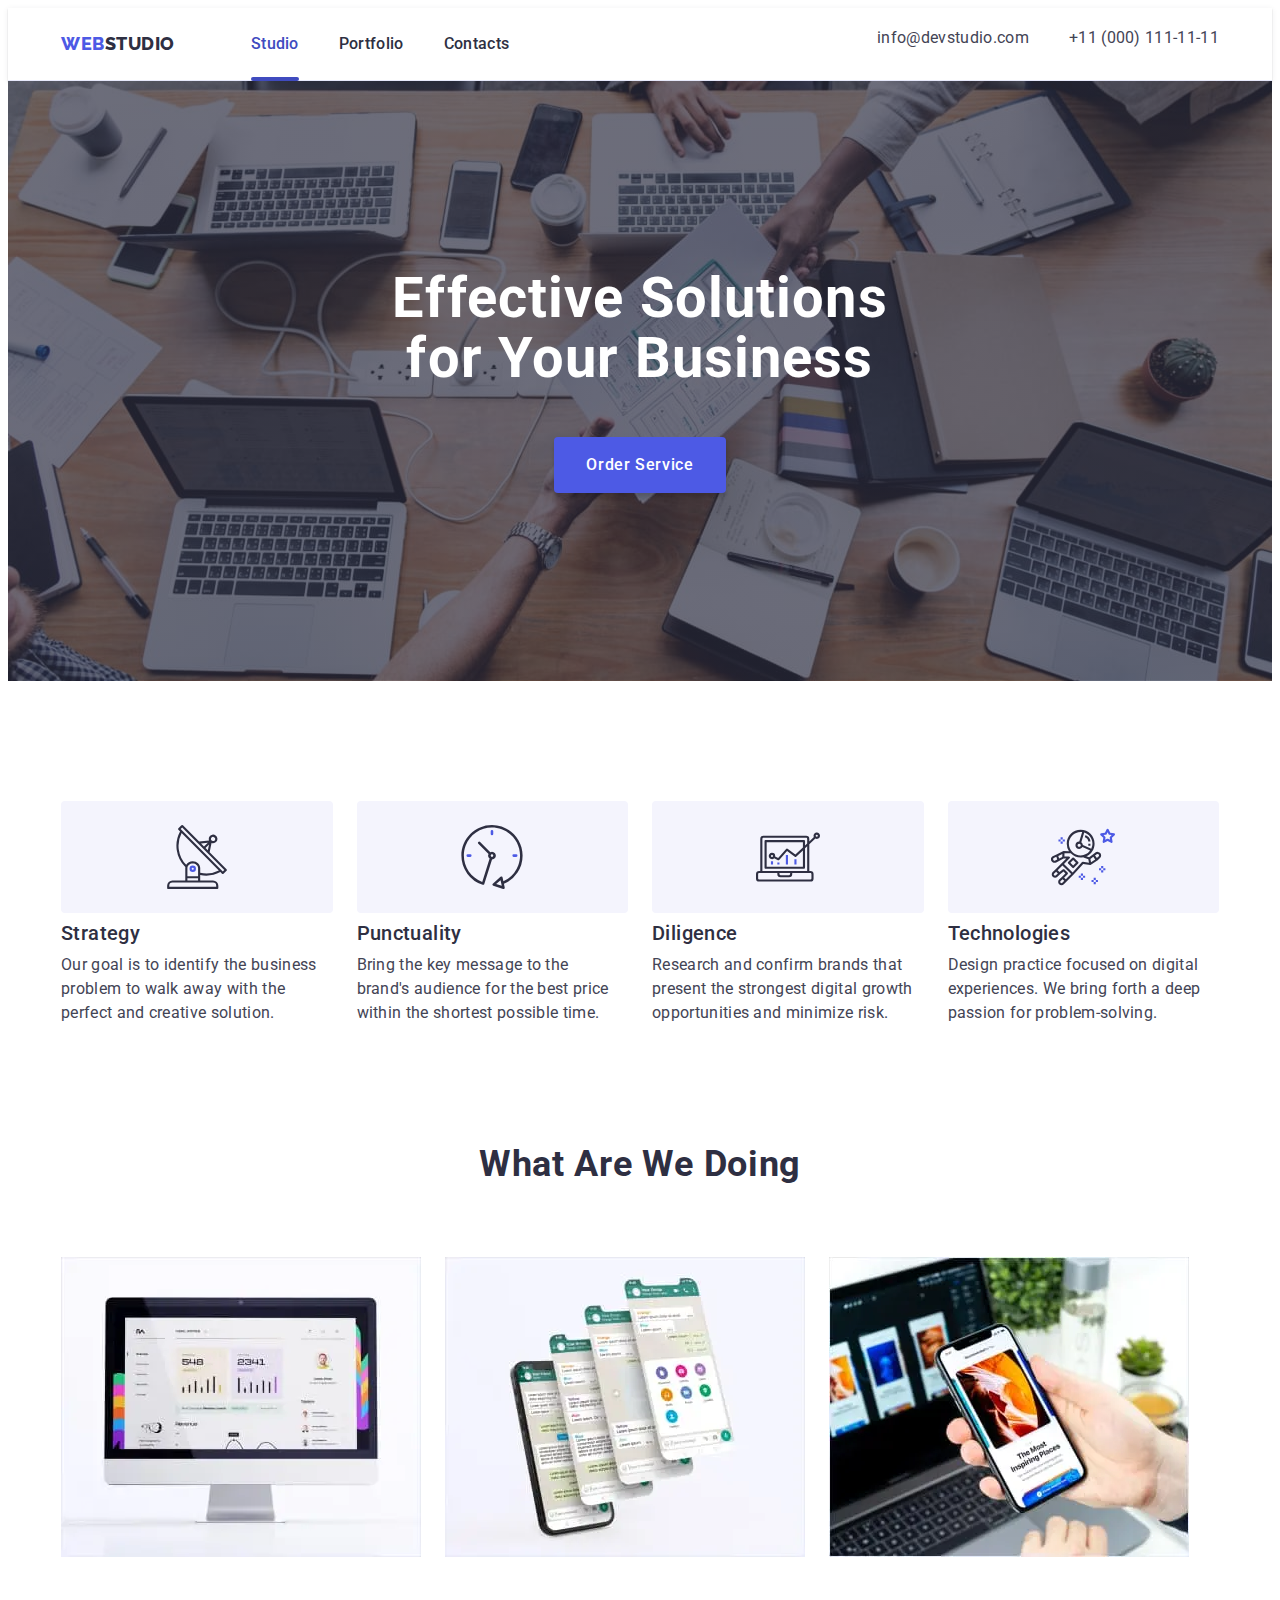
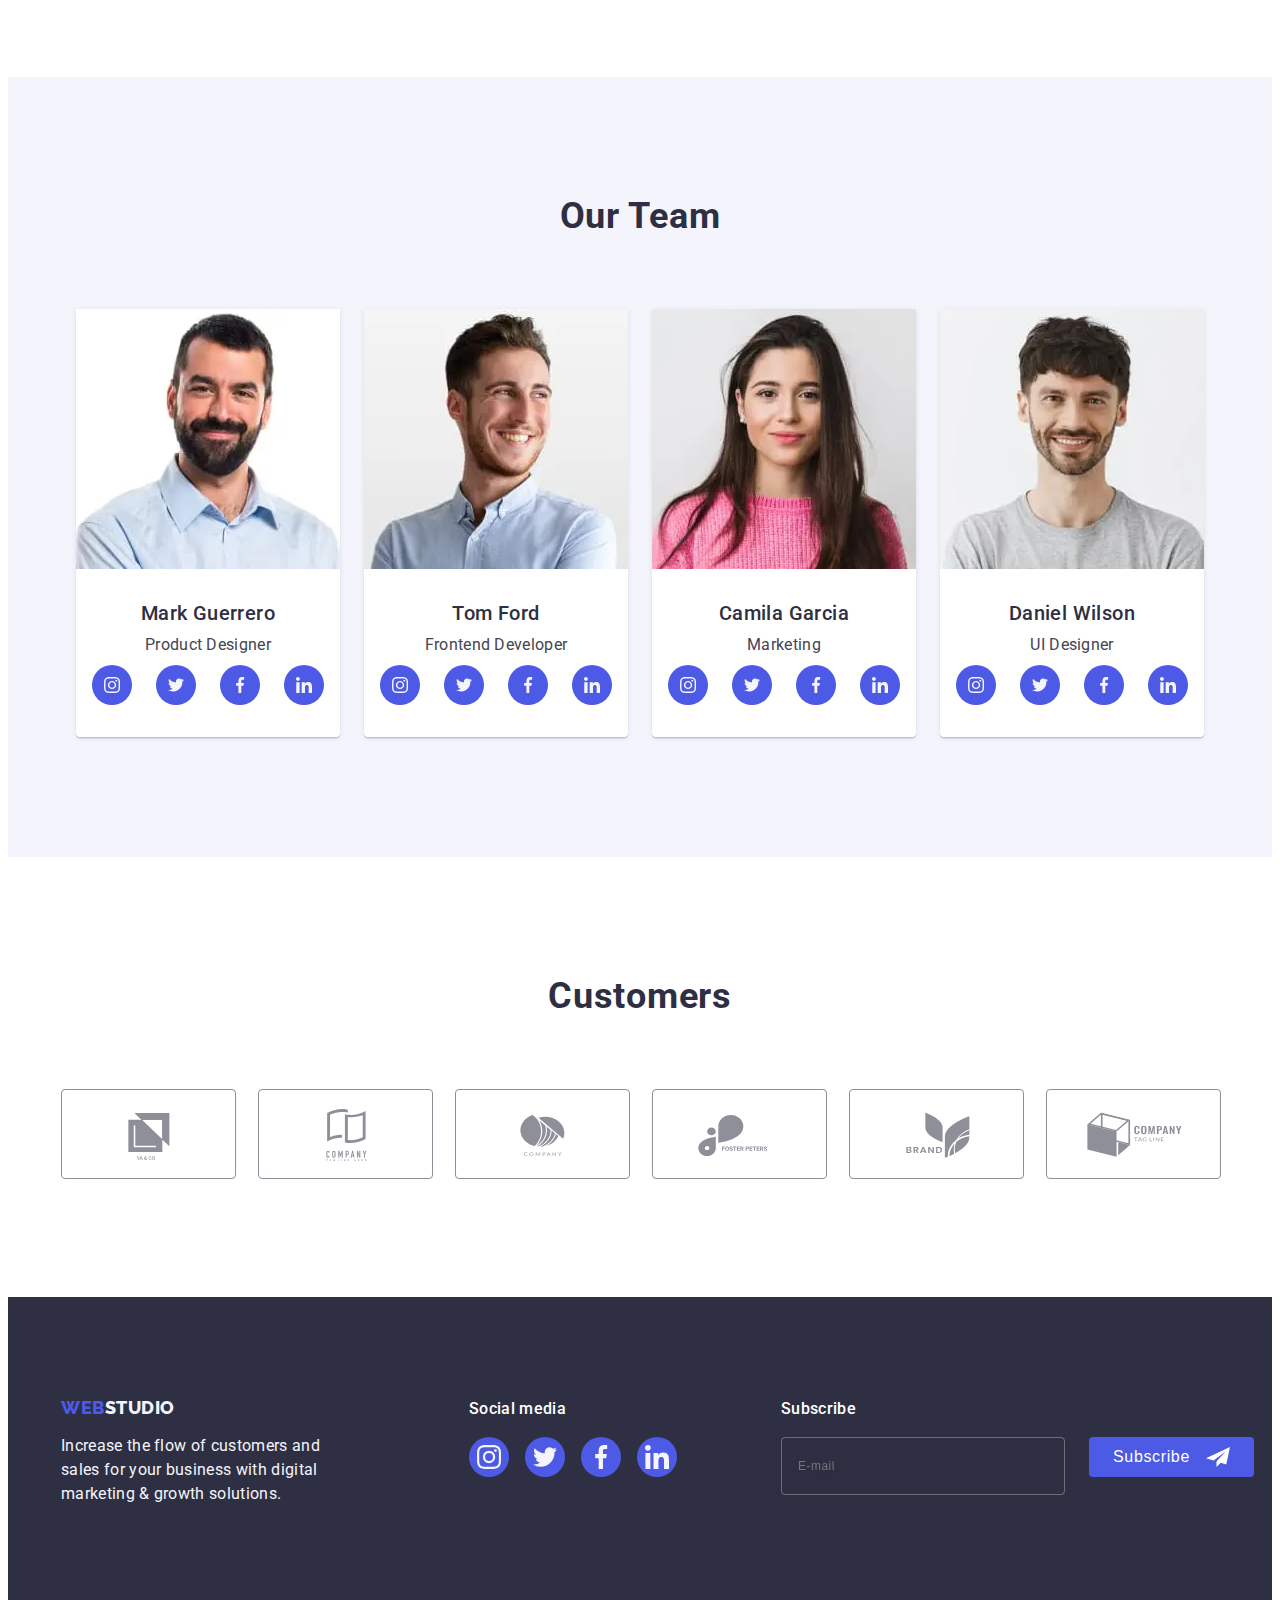
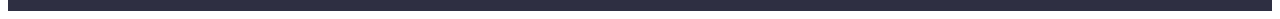
<file: index.html>
<!DOCTYPE html>
<html lang="en">
  <head>
    <meta charset="UTF-8" />
    <meta http-equiv="X-UA-Compatible" content="IE=edge" />
    <meta name="viewport" content="width=device-width, initial-scale=1.0" />
    <title>WebStudio</title>
    <link rel="preconnect" href="https://fonts.googleapis.com" />
    <link rel="preconnect" href="https://fonts.gstatic.com" crossorigin />
    <link
      href="https://fonts.googleapis.com/css2?family=Raleway:wght@800&family=Roboto:wght@400;500;700&display=swap"
      rel="stylesheet"
    />
    <link
      rel="stylesheet"
      href="https://cdnjs.cloudflare.com/ajax/libs/modern-normalize/2.0.0/modern-normalize.min.css"
      integrity="sha512-4xo8blKMVCiXpTaLzQSLSw3KFOVPWhm/TRtuPVc4WG6kUgjH6J03IBuG7JZPkcWMxJ5huwaBpOpnwYElP/m6wg=="
      crossorigin="anonymous"
      referrerpolicy="no-referrer"
    />
    <link rel="stylesheet" href="./css/styles.css" />
  </head>
  <body>
    <!-- Header -->

    <header class="header">
      <div class="container">
        <nav class="navigation">
          <a href="./index.html" class="link logo"
            >Web<span class="logo-part">Studio</span></a
          >
          <ul class="list nav">
            <li class="list-item">
              <a class="link nav-item current" href="./index.html">Studio</a>
            </li>
            <li class="list-item">
              <a class="link nav-item" href="./portfolio.html">Portfolio</a>
            </li>
            <li class="list-item">
              <a class="link nav-item" href="">Contacts</a>
            </li>
          </ul>
        </nav>
        <button type="button" class="burger-button js-open-menu">
          <svg width="32" height="22" class="burger-icon">
            <use href="./images/icons.svg#menu-burger"></use>
          </svg>
        </button>
        <address class="address">
          <ul class="list address">
            <li class="address-item">
              <a href="mailto:info@devstudio.com" class="link address"
                >info@devstudio.com</a
              >
            </li>
            <li class="address-item">
              <a href="tel:+110001111111" class="link address"
                >+11 (000) 111-11-11</a
              >
            </li>
          </ul>
        </address>
      </div>

<!-- Mobile menu -->

      <div class="mob-menu js-menu-container">
        <div class="mob-menu-container">
          <button type="button" class="close-mob-menu-button js-close-menu">
            <svg class="close-mob-menu-icon" width="8" height="8">
              <use href="./images/icons.svg#close-modal"></use>
            </svg>
          </button>
          <ul class="list mob-list">
            <li class="mob-list-item">
              <a class="link mob-menu-item current" href="">Studio</a>
            </li>
            <li class="mob-list-item">
              <a class="link mob-menu-item" href="./portfolio.html">Portfolio</a>
            </li>
            <li class="mob-list-item">
              <a class="link mob-menu-item" href="">Contacts</a>
            </li>
          </ul>
         <div class="mob-menu-wrapper">
           <address class="mob-menu-address">
             <ul class="list">
               <li>
                 <a class="link mob-menu-address-item phone" href="tel:+110001111111"
                   >+11 (000) 111-11-11</a
                 >
               </li>
               <li>
                 <a
                   class="link mob-menu-address-item email"
                   href="mailto:info@devstudio.com"
                   >info@devstudio.com</a
                 >
               </li>
             </ul>
           </address>
           <ul class="list mob-list-social-links">
             <li class="mob-social-links-item">
               <a
                 class="link mob-social-link"
                 href=""
                 target="_blank"
                 rel="noopener no-referrer"
               >
                 <svg class="mob-social-link-icon" width="24" height="24">
                   <use href="./images/icons.svg#instagram"></use>
                 </svg>
               </a>
             </li>
             <li class="mob-social-links-item">
               <a
                 class="link mob-social-link"
                 href=""
                 target="_blank"
                 rel="noopener no-referrer"
               >
                 <svg class="mob-social-link-icon" width="24" height="24">
                   <use href="./images/icons.svg#twitter"></use>
                 </svg>
               </a>
             </li>
             <li class="mob-social-links-item">
               <a
                 class="link mob-social-link"
                 href=""
                 target="_blank"
                 rel="noopener no-referrer"
               >
                 <svg class="mob-social-link-icon" width="24" height="24">
                   <use href="./images/icons.svg#facebook"></use>
                 </svg>
               </a>
             </li>
             <li class="mob-social-links-item">
               <a
                 class="link mob-social-link"
                 href=""
                 target="_blank"
                 rel="noopener no-referrer"
               >
                 <svg class="mob-social-link-icon" width="24" height="24">
                   <use href="./images/icons.svg#linkedin"></use>
                 </svg>
               </a>
             </li>
           </ul>
         </div>
        </div>
      </div>
    </header>
    <main>
      <!-- Hero -->

      <section class="hero">
        <div class="container">
          <h1 class="hero-title">Effective Solutions for Your Business</h1>
          <button type="button" class="main-button" data-modal-open>
            Order Service
          </button>
        </div>
      </section>

      <!-- Advantages -->

      <section class="characteristics">
        <div class="container">
          <h2 class="visually-hidden">Advantages</h2>
          <ul class="list list-characteristics">
            <li class="characteristics-item">
              <div class="characteristics-icon">
                <svg width="64" height="64">
                  <use href="./images/icons.svg#antenna"></use>
                </svg>
              </div>
              <h3 class="advantages-title">Strategy</h3>
              <p class="advantages-description">
                Our goal is to identify the business problem to walk away with
                the perfect and creative solution.
              </p>
            </li>
            <li class="characteristics-item">
              <div class="characteristics-icon">
                <svg width="64" height="64">
                  <use href="./images/icons.svg#clock"></use>
                </svg>
              </div>
              <h3 class="advantages-title">Punctuality</h3>
              <p class="advantages-description">
                Bring the key message to the brand's audience for the best price
                within the shortest possible time.
              </p>
            </li>
            <li class="characteristics-item">
              <div class="characteristics-icon">
                <svg width="64" height="64">
                  <use href="./images/icons.svg#diagram"></use>
                </svg>
              </div>
              <h3 class="advantages-title">Diligence</h3>
              <p class="advantages-description">
                Research and confirm brands that present the strongest digital
                growth opportunities and minimize risk.
              </p>
            </li>
            <li class="characteristics-item">
              <div class="characteristics-icon">
                <svg width="64" height="64">
                  <use href="./images/icons.svg#astronaut"></use>
                </svg>
              </div>
              <h3 class="advantages-title">Technologies</h3>
              <p class="advantages-description">
                Design practice focused on digital experiences. We bring forth a
                deep passion for problem-solving.
              </p>
            </li>
          </ul>
        </div>
      </section>

      <!-- What are we doing -->

      <section class="activities">
        <div class="container">
          <h2 class="section-header">What are we doing</h2>
          <ul class="list list-activities">
            <li class="activities-item">
              <picture
                ><source
                  srcset="
                    ./images/main/wwad1@2x.webp 2x,
                    ./images/main/wwad1@1x.webp 1x
                  " />
                <source
                  srcset="
                    ./images/main/wwad1@2x.jpeg 2x,
                    ./images/main/wwad1@1x.jpg  1x
                  " />
                <img
                  src="./images/main/wwad1@1x.jpg"
                  alt="desktop site"
                  width="360"
                  height="300"
                  class="activities-pic"
              /></picture>
            </li>
            <li class="activities-item">
              <picture
                ><source
                  srcset="
                    ./images/main/wwad2@2x.webp 2x,
                    ./images/main/wwad2@1x.webp 1x
                  " />
                <source
                  srcset="
                    ./images/main/wwad2@2x.jpeg 2x,
                    ./images/main/wwad2@1x.jpg  1x
                  " />
                <img
                  src="./images/main/wwad2@1x.jpg"
                  alt="mobile app"
                  width="360"
                  height="300"
                  class="activities-pic"
              /></picture>
            </li>
            <li class="activities-item">
              <picture
                ><source
                  srcset="
                    ./images/main/wwad3@2x.webp 2x,
                    ./images/main/wwad3@1x.webp 1x
                  " />
                <source
                  srcset="
                    ./images/main/wwad3@2x.jpeg 2x,
                    ./images/main/wwad3@1x.jpg  1x
                  " />
                <img
                  src="./images/main/wwad3@1x.jpg"
                  alt="mobile site"
                  width="360"
                  height="300"
                  class="activities-pic"
              /></picture>
            </li>
          </ul>
        </div>
      </section>

      <!-- Our team -->

      <section class="team">
        <div class="container">
          <h2 class="section-header">Our Team</h2>
          <ul class="list list-team">
            <li class="employee-card">
              <picture>
                <source
                  srcset="
                    ./images/main/employee-mark@2x.webp 2x,
                    ./images/main/employee-mark@1x.webp 1x
                  "
                />
                <source
                  srcset="
                    ./images/main/employee-mark@2x.jpeg 2x,
                    ./images/main/employee-mark@1x.jpg  1x
                  "
                />
                <img
                  src="./images/main/employee-mark@1x.jpg"
                  alt="emloyee mark guerrero"
                  width="264"
                  height="260"
                  class="employee-photo"
                />
              </picture>
              <div class="employee-description">
                <h3 class="employee">Mark Guerrero</h3>
                <p class="possition">Product Designer</p>
                <ul class="list list-social-links">
                  <li class="social-links-item">
                    <a
                      class="link social-link"
                      href=""
                      target="_blank"
                      rel="noopener no-referrer"
                    >
                      <svg class="social-link-icon" width="16" height="16">
                        <use href="./images/icons.svg#instagram"></use>
                      </svg>
                    </a>
                  </li>
                  <li class="social-links-item">
                    <a
                      class="link social-link"
                      href=""
                      target="_blank"
                      rel="noopener no-referrer"
                    >
                      <svg class="social-link-icon" width="16" height="16">
                        <use href="./images/icons.svg#twitter"></use>
                      </svg>
                    </a>
                  </li>
                  <li class="social-links-item">
                    <a
                      class="link social-link"
                      href=""
                      target="_blank"
                      rel="noopener no-referrer"
                    >
                      <svg class="social-link-icon" width="16" height="16">
                        <use href="./images/icons.svg#facebook"></use>
                      </svg>
                    </a>
                  </li>
                  <li class="social-links-item">
                    <a
                      class="link social-link"
                      href=""
                      target="_blank"
                      rel="noopener no-referrer"
                    >
                      <svg class="social-link-icon" width="16" height="16">
                        <use href="./images/icons.svg#linkedin"></use>
                      </svg>
                    </a>
                  </li>
                </ul>
              </div>
            </li>
            <li class="employee-card">
              <picture>
                <source
                  srcset="
                    ./images/main/employee-tom@2x.webp 2x,
                    ./images/main/employee-tom@1x.webp 1x
                  "
                />
                <source
                  srcset="
                    ./images/main/employee-tom@2x.jpeg 2x,
                    ./images/main/employee-tom@1x.jpg  1x
                  "
                />
                <img
                  src="./images/main/employee-tom@1x.jpg"
                  alt="emloyee tom ford"
                  width="264"
                  height="260"
                  class="employee-photo"
                />
              </picture>
              <div class="employee-description">
                <h3 class="employee">Tom Ford</h3>
                <p class="possition">Frontend Developer</p>
                <ul class="list list-social-links">
                  <li class="social-links-item">
                    <a
                      class="link social-link"
                      href=""
                      target="_blank"
                      rel="noopener no-referrer"
                    >
                      <svg class="social-link-icon" width="16" height="16">
                        <use href="./images/icons.svg#instagram"></use>
                      </svg>
                    </a>
                  </li>
                  <li class="social-links-item">
                    <a
                      class="link social-link"
                      href=""
                      target="_blank"
                      rel="noopener no-referrer"
                    >
                      <svg class="social-link-icon" width="16" height="16">
                        <use href="./images/icons.svg#twitter"></use>
                      </svg>
                    </a>
                  </li>
                  <li class="social-links-item">
                    <a
                      class="link social-link"
                      href=""
                      target="_blank"
                      rel="noopener no-referrer"
                    >
                      <svg class="social-link-icon" width="16" height="16">
                        <use href="./images/icons.svg#facebook"></use>
                      </svg>
                    </a>
                  </li>
                  <li class="social-links-item">
                    <a
                      class="link social-link"
                      href=""
                      target="_blank"
                      rel="noopener no-referrer"
                    >
                      <svg class="social-link-icon" width="16" height="16">
                        <use href="./images/icons.svg#linkedin"></use>
                      </svg>
                    </a>
                  </li>
                </ul>
              </div>
            </li>
            <li class="employee-card">
              <picture>
                <source
                  srcset="
                    ./images/main/employee-camila@2x.webp 2x,
                    ./images/main/employee-camila@1x.webp 1x
                  "
                />
                <source
                  srcset="
                    ./images/main/employee-camila@2x.jpeg 2x,
                    ./images/main/employee-camila@1x.jpg  1x
                  "
                />
                <img
                  src="./images/main/employee-camila@1x.jpg"
                  alt="emloyee camila garcia"
                  width="264"
                  height="260"
                  class="employee-photo"
                />
              </picture>
              <div class="employee-description">
                <h3 class="employee">Camila Garcia</h3>
                <p class="possition">Marketing</p>
                <ul class="list list-social-links">
                  <li class="social-links-item">
                    <a
                      class="link social-link"
                      href=""
                      target="_blank"
                      rel="noopener no-referrer"
                    >
                      <svg class="social-link-icon" width="16" height="16">
                        <use href="./images/icons.svg#instagram"></use>
                      </svg>
                    </a>
                  </li>
                  <li class="social-links-item">
                    <a
                      class="link social-link"
                      href=""
                      target="_blank"
                      rel="noopener no-referrer"
                    >
                      <svg class="social-link-icon" width="16" height="16">
                        <use href="./images/icons.svg#twitter"></use>
                      </svg>
                    </a>
                  </li>
                  <li class="social-links-item">
                    <a
                      class="link social-link"
                      href=""
                      target="_blank"
                      rel="noopener no-referrer"
                    >
                      <svg class="social-link-icon" width="16" height="16">
                        <use href="./images/icons.svg#facebook"></use>
                      </svg>
                    </a>
                  </li>
                  <li class="social-links-item">
                    <a
                      class="link social-link"
                      href=""
                      target="_blank"
                      rel="noopener no-referrer"
                    >
                      <svg class="social-link-icon" width="16" height="16">
                        <use href="./images/icons.svg#linkedin"></use>
                      </svg>
                    </a>
                  </li>
                </ul>
              </div>
            </li>
            <li class="employee-card">
              <picture>
                <source
                  srcset="
                    ./images/main/employee-daniel@2x.webp 2x,
                    ./images/main/employee-daniel@1x.webp 1x
                  "
                />
                <source
                  srcset="
                    ./images/main/employee-daniel@2x.jpeg 2x,
                    ./images/main/employee-daniel@1x.jpg  1x
                  "
                />
                <img
                  src="./images/main/employee-daniel@1x.jpg"
                  alt="employee daniel wilson"
                  width="264"
                  height="260"
                  class="employee-photo"
                />
              </picture>
              <div class="employee-description">
                <h3 class="employee">Daniel Wilson</h3>
                <p class="possition">UI Designer</p>
                <ul class="list list-social-links">
                  <li class="social-links-item">
                    <a
                      class="link social-link"
                      href=""
                      target="_blank"
                      rel="noopener no-referrer"
                    >
                      <svg class="social-link-icon" width="16" height="16">
                        <use href="./images/icons.svg#instagram"></use>
                      </svg>
                    </a>
                  </li>
                  <li class="social-links-item">
                    <a
                      class="link social-link"
                      href=""
                      target="_blank"
                      rel="noopener no-referrer"
                    >
                      <svg class="social-link-icon" width="16" height="16">
                        <use href="./images/icons.svg#twitter"></use>
                      </svg>
                    </a>
                  </li>
                  <li class="social-links-item">
                    <a
                      class="link social-link"
                      href=""
                      target="_blank"
                      rel="noopener no-referrer"
                    >
                      <svg class="social-link-icon" width="16" height="16">
                        <use href="./images/icons.svg#facebook"></use>
                      </svg>
                    </a>
                  </li>
                  <li class="social-links-item">
                    <a
                      class="link social-link"
                      href=""
                      target="_blank"
                      rel="noopener no-referrer"
                    >
                      <svg class="social-link-icon" width="16" height="16">
                        <use href="./images/icons.svg#linkedin"></use>
                      </svg>
                    </a>
                  </li>
                </ul>
              </div>
            </li>
          </ul>
        </div>
      </section>

      <!-- Customers -->

      <section class="clients">
        <div class="container">
          <h2 class="section-header">Customers</h2>
          <ul class="list list-customers">
            <li class="customer-card">
              <a
                href=""
                class="link customer-link"
                target="_blank"
                rel="noopener no-referrer"
              >
                <svg class="customer-icon" width="104" height="56">
                  <use href="./images/icons.svg#partner-1"></use>
                </svg>
              </a>
            </li>
            <li class="customer-card">
              <a
                href=""
                class="link customer-link"
                target="_blank"
                rel="noopener no-referrer"
              >
                <svg class="customer-icon" width="104" height="56">
                  <use href="./images/icons.svg#partner-2"></use>
                </svg>
              </a>
            </li>
            <li class="customer-card">
              <a
                href=""
                class="link customer-link"
                target="_blank"
                rel="noopener no-referrer"
              >
                <svg class="customer-icon" width="104" height="56">
                  <use href="./images/icons.svg#partner-3"></use>
                </svg>
              </a>
            </li>
            <li class="customer-card">
              <a
                href=""
                class="link customer-link"
                target="_blank"
                rel="noopener no-referrer"
              >
                <svg class="customer-icon" width="104" height="56">
                  <use href="./images/icons.svg#partner-4"></use>
                </svg>
              </a>
            </li>
            <li class="customer-card">
              <a
                href=""
                class="link customer-link"
                target="_blank"
                rel="noopener no-referrer"
              >
                <svg class="customer-icon" width="104" height="56">
                  <use href="./images/icons.svg#partner-5"></use>
                </svg>
              </a>
            </li>
            <li class="customer-card">
              <a
                href=""
                class="link customer-link"
                target="_blank"
                rel="noopener no-referrer"
              >
                <svg class="customer-icon" width="104" height="56">
                  <use href="./images/icons.svg#partner-6"></use>
                </svg>
              </a>
            </li>
          </ul>
        </div>
      </section>
    </main>

    <!-- Footer -->

    <footer class="footer">
      <div class="container footer-container">
        <div class="footer-section-1">
          <a href="./index.html" class="link logo"
            >Web<span class="logo-part-bottom">Studio</span></a
          >
          <p class="footer-text">
            Increase the flow of customers and sales for your business with
            digital marketing & growth solutions.
          </p>
        </div>
        <div class="footer-section-2">
          <p class="footer-section-title">Social media</p>
          <ul class="list list-social-links">
            <li class="social-links-item">
              <a
                class="link social-link"
                href=""
                target="_blank"
                rel="noopener no-referrer"
              >
                <svg class="social-link-icon" width="24" height="24">
                  <use href="./images/icons.svg#instagram"></use>
                </svg>
              </a>
            </li>
            <li class="social-links-item">
              <a
                class="link social-link"
                href=""
                target="_blank"
                rel="noopener no-referrer"
              >
                <svg class="social-link-icon" width="24" height="24">
                  <use href="./images/icons.svg#twitter"></use>
                </svg>
              </a>
            </li>
            <li class="social-links-item">
              <a
                class="link social-link"
                href=""
                target="_blank"
                rel="noopener no-referrer"
              >
                <svg class="social-link-icon" width="24" height="24">
                  <use href="./images/icons.svg#facebook"></use>
                </svg>
              </a>
            </li>
            <li class="social-links-item">
              <a
                class="link social-link"
                href=""
                target="_blank"
                rel="noopener no-referrer"
              >
                <svg class="social-link-icon" width="24" height="24">
                  <use href="./images/icons.svg#linkedin"></use>
                </svg>
              </a>
            </li>
          </ul>
        </div>
        <div class="form-section">
          <p class="footer-section-title">Subscribe</p>
          <form class="subscribe-field">
            <label class="subscribe-label">
              <input
                class="email-input"
                type="email"
                placeholder="E-mail"
                name="user-email"
              />
            </label>
            <button type="submit" class="subscribe-button">
              Subscribe
              <svg class="subscribe-icon" width="24" height="24">
                <use href="./images/icons.svg#subscribe"></use>
              </svg>
            </button>
          </form>
        </div>
      </div>
    </footer>

    <!-- Modal -->

    <div class="backdrop is-hidden" data-modal>
      <div class="modal">
        <button type="button" class="close-modal-button" data-modal-close>
          <svg class="close-modal-icon" width="8" height="8">
            <use href="./images/icons.svg#close-modal"></use>
          </svg>
        </button>
        <p class="modal-title">Leave your contacts and we will call you back</p>

        <form>
          <div class="modal-field-wrap">
            <label class="label" for="user-name">Name</label>
            <div class="input-wrap">
              <input
                class="input-field"
                type="text"
                id="user-name"
                name="user-name"
              />
              <svg class="input-icon" width="18" height="24">
                <use href="./images/icons.svg#name"></use>
              </svg>
            </div>
          </div>

          <div class="modal-field-wrap">
            <label class="label" for="user-phone">Phone</label>
            <div class="input-wrap">
              <input
                class="input-field"
                type="text"
                id="user-phone"
                name="user-phone"
              />
              <svg class="input-icon" width="18" height="24">
                <use href="./images/icons.svg#phone"></use>
              </svg>
            </div>
          </div>

          <div class="modal-field-wrap">
            <label class="label" for="user-email">Email</label>
            <div class="input-wrap">
              <input
                class="input-field"
                type="text"
                id="user-email"
                name="user-email"
              />
              <svg class="input-icon" width="18" height="24">
                <use href="./images/icons.svg#email"></use>
              </svg>
            </div>
          </div>

          <div class="modal-comment-wrap">
            <label class="label" for="user-comment">Comment</label>
            <textarea
              class="comment"
              name="user-comment"
              id="user-comment"
              placeholder="Text input"
            ></textarea>
          </div>

          <div class="checkbox-wrap">
            <input
              class="checkbox visually-hidden"
              type="checkbox"
              id="user-privacy"
              value="true"
              name="user-privacy"
            />
            <label class="policy" for="user-privacy">
              <span class="policy-custom-field">
                <svg class="policy-icon" width="10" height="8">
                  <use href="./images/icons.svg#check"></use>
                </svg>
              </span>
              I accept the terms and conditions of the&nbsp;<a
                class="policy-link"
                href=""
                >Privacy Policy</a
              ></label
            >
          </div>
          <button class="submit-modal-button" type="submit">Send</button>
        </form>
      </div>
    </div> 

    <script src="./js/modal.js"></script>
    <script src="./js/mobile-menu.js"></script>
  </body>
</html>
</file>
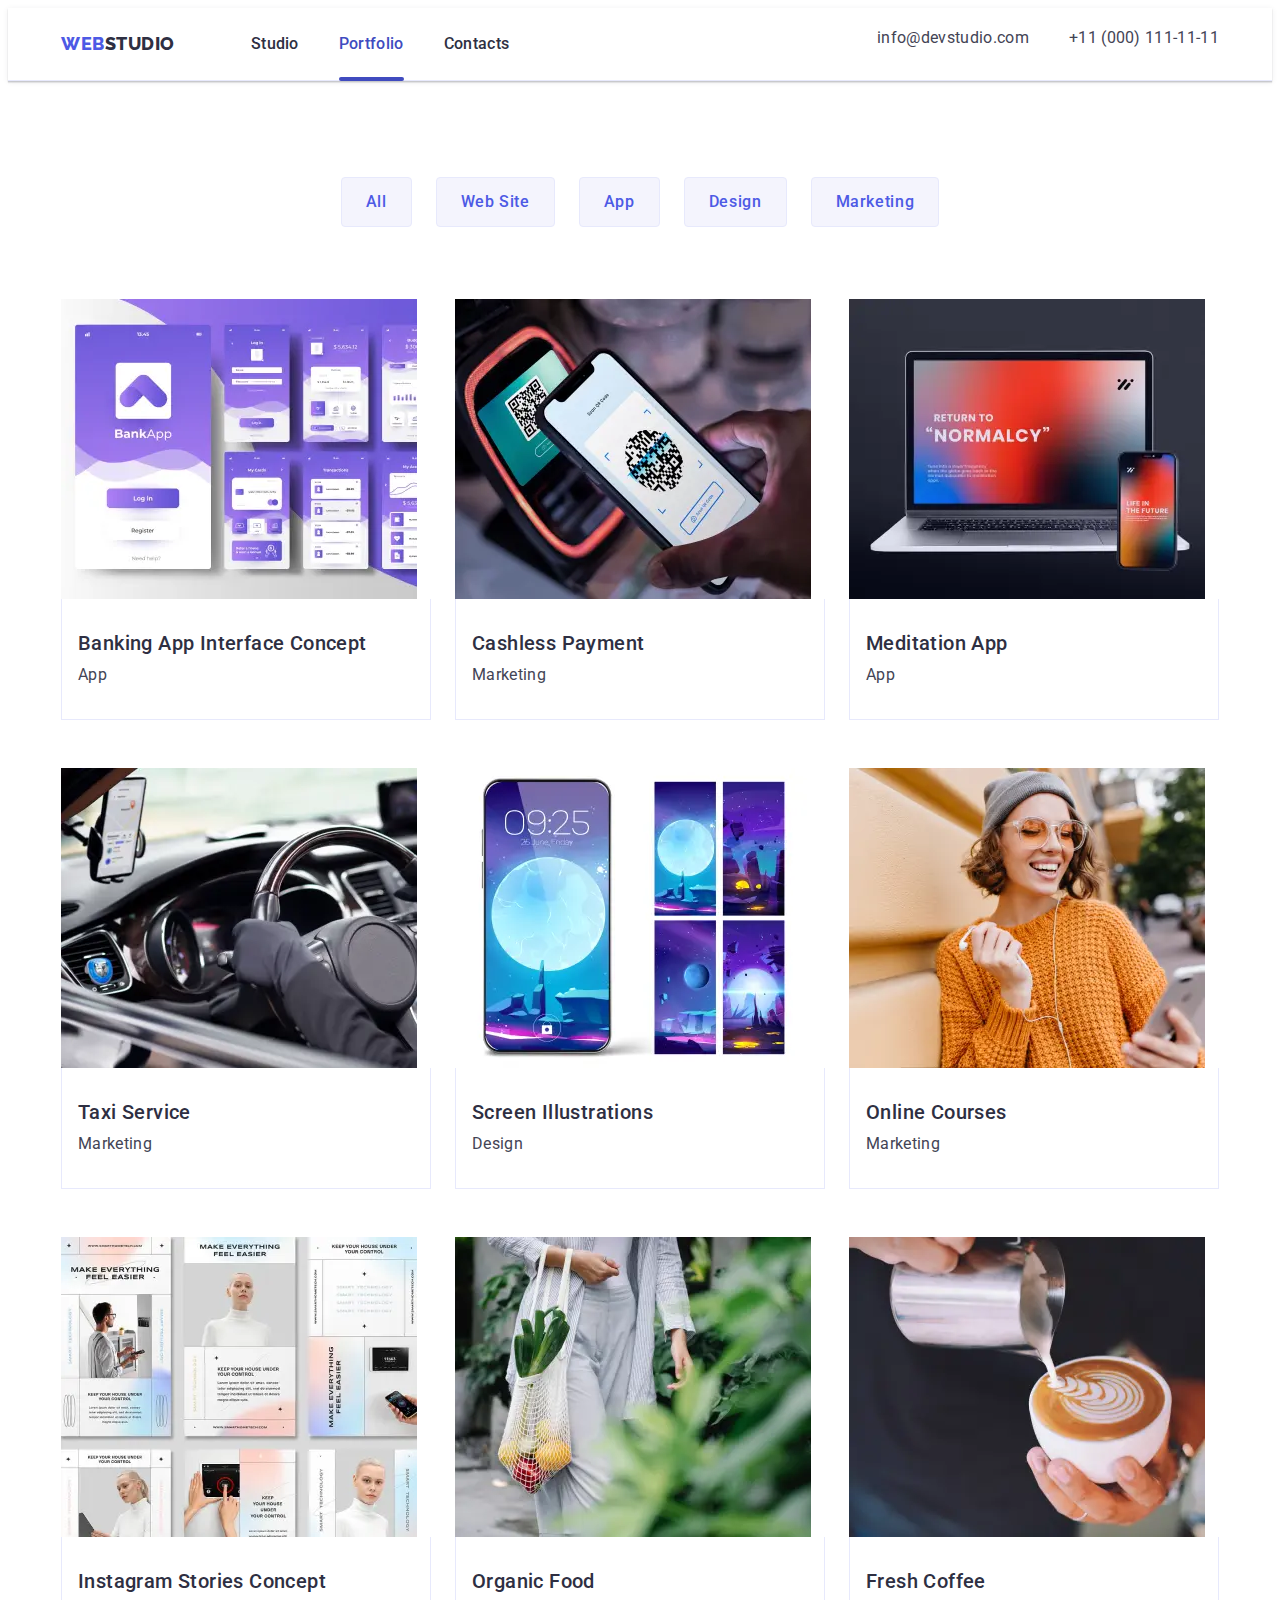
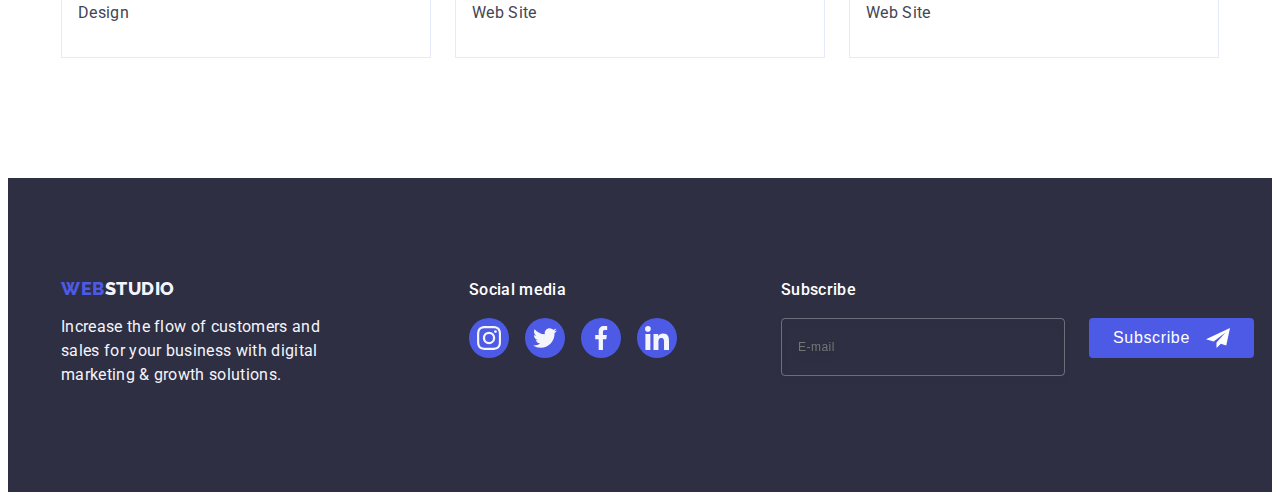
<file: portfolio.html>
<!DOCTYPE html>
<html lang="en">
  <head>
    <meta charset="UTF-8" />
    <meta http-equiv="X-UA-Compatible" content="IE=edge" />
    <meta name="viewport" content="width=device-width, initial-scale=1.0" />
    <title>WebStudio</title>
    <link rel="preconnect" href="https://fonts.googleapis.com" />
    <link rel="preconnect" href="https://fonts.gstatic.com" crossorigin />
    <link
      href="https://fonts.googleapis.com/css2?family=Raleway:wght@800&family=Roboto:wght@400;500;700&display=swap"
      rel="stylesheet"
    />
    <link
      rel="stylesheet"
      href="https://cdnjs.cloudflare.com/ajax/libs/modern-normalize/2.0.0/modern-normalize.min.css"
      integrity="sha512-4xo8blKMVCiXpTaLzQSLSw3KFOVPWhm/TRtuPVc4WG6kUgjH6J03IBuG7JZPkcWMxJ5huwaBpOpnwYElP/m6wg=="
      crossorigin="anonymous"
      referrerpolicy="no-referrer"
    />
    <link rel="stylesheet" href="./css/styles.css" />
  </head>
  <body>
    <header class="header">
      <div class="container">
        <nav class="navigation">
          <a href="./index.html" class="link logo"
            >Web<span class="logo-part">Studio</span></a
          >
          <ul class="list nav">
            <li class="list-item">
              <a class="link nav-item" href="./index.html">Studio</a>
            </li>
            <li class="list-item">
              <a class="link nav-item current" href="./portfolio.html"
                >Portfolio</a
              >
            </li>
            <li class="list-item">
              <a class="link nav-item" href="">Contacts</a>
            </li>
          </ul>
        </nav>
        <button type="button" class="burger-button js-open-menu">
          <svg width="32" height="22" class="burger-icon">
            <use href="./images/icons.svg#menu-burger"></use>
          </svg>
        </button>
        <address class="address">
          <ul class="list address">
            <li class="address-item">
              <a href="mailto:info@devstudio.com" class="link address"
                >info@devstudio.com</a
              >
            </li>
            <li class="address-item">
              <a href="tel:+110001111111" class="link address"
                >+11 (000) 111-11-11</a
              >
            </li>
          </ul>
        </address>
      </div>

      <!-- Mobile menu -->

      <div class="mob-menu js-menu-container">
        <div class="mob-menu-container">
          <button type="button" class="close-mob-menu-button js-close-menu">
            <svg class="close-mob-menu-icon" width="8" height="8">
              <use href="./images/icons.svg#close-modal"></use>
            </svg>
          </button>
          <ul class="list mob-list">
            <li class="mob-list-item">
              <a class="link mob-menu-item" href="./index.html">Studio</a>
            </li>
            <li class="mob-list-item">
              <a class="link mob-menu-item current" href="">Portfolio</a>
            </li>
            <li class="mob-list-item">
              <a class="link mob-menu-item" href="">Contacts</a>
            </li>
          </ul>
         <div class="mob-menu-wrapper">
           <address class="mob-menu-address">
             <ul class="list">
               <li>
                 <a class="link mob-menu-address-item phone" href="tel:+110001111111"
                   >+11 (000) 111-11-11</a
                 >
               </li>
               <li>
                 <a
                   class="link mob-menu-address-item email"
                   href="mailto:info@devstudio.com"
                   >info@devstudio.com</a
                 >
               </li>
             </ul>
           </address>
           <ul class="list list-social-links">
             <li class="social-links-item">
               <a
                 class="link social-link"
                 href=""
                 target="_blank"
                 rel="noopener no-referrer"
               >
                 <svg class="mob-social-link-icon" width="24" height="24">
                   <use href="./images/icons.svg#instagram"></use>
                 </svg>
               </a>
             </li>
             <li class="social-links-item">
               <a
                 class="link mob-social-link"
                 href=""
                 target="_blank"
                 rel="noopener no-referrer"
               >
                 <svg class="mob-social-link-icon" width="24" height="24">
                   <use href="./images/icons.svg#twitter"></use>
                 </svg>
               </a>
             </li>
             <li class="social-links-item">
               <a
                 class="link social-link"
                 href=""
                 target="_blank"
                 rel="noopener no-referrer"
               >
                 <svg class="mob-social-link-icon" width="24" height="24">
                   <use href="./images/icons.svg#facebook"></use>
                 </svg>
               </a>
             </li>
             <li class="social-links-item">
               <a
                 class="link social-link"
                 href=""
                 target="_blank"
                 rel="noopener no-referrer"
               >
                 <svg class="mob-social-link-icon" width="24" height="24">
                   <use href="./images/icons.svg#linkedin"></use>
                 </svg>
               </a>
             </li>
           </ul>
         </div>
        </div>
      </div>
    </header>

    <main>

      <!-- Portfolio filter -->

      <section class="portfolio-section">
        <div class="container portfolio">
          <h1 class="visually-hidden">Portfolio</h1>
          <ul class="filter list">
            <li><button type="button" class="portfolio-button">All</button></li>
            <li>
              <button type="button" class="portfolio-button">Web Site</button>
            </li>
            <li><button type="button" class="portfolio-button">App</button></li>
            <li>
              <button type="button" class="portfolio-button">Design</button>
            </li>
            <li>
              <button type="button" class="portfolio-button">Marketing</button>
            </li>
          </ul>

          <!-- Portfolio gallery -->

          <ul class="list portfolio">
            <li class="card">
              <a href="" class="link portfolio-link"
                ><div class="portfolio-img-wrapper">
                  <picture
                  ><source
                    srcset="
                      ./images/portfolio/1-desk-2x.webp 2x,
                      ./images/portfolio/1-desk-1x.webp 1x
                    " 
                    media="(min-width: 1440px)"/> 
                    <source
                    srcset="
                      ./images/portfolio/1-desk-2x.jpeg 2x,
                      ./images/portfolio/1-desk-1x.jpeg 1x
                    " 
                    media="(min-width: 1440px)"/>
                    <source
                    srcset="
                      ./images/portfolio/1-tab-2x.webp 2x,
                      ./images/portfolio/1-tab-1x.webp 1x
                    " 
                    media="(min-width: 768px)"/> 
                    <source
                    srcset="
                      ./images/portfolio/1-tab-2x.jpeg 2x,
                      ./images/portfolio/1-tab-1x.jpeg 1x
                    " 
                    media="(min-width: 768px)"/>
                    <source
                    srcset="
                      ./images/portfolio/1-mob-2x.webp 2x,
                      ./images/portfolio/1-mob-1x.webp 1x
                    " 
                    media="(max-width: 767px)"> 
                    <source
                    srcset="
                      ./images/portfolio/1-mob-2x.jpeg 2x,
                      ./images/portfolio/1-mob-1x.jpeg 1x
                    " 
                    media="(man-width: 767px)"/>
                  <img
                    src="./images/portfolio/1-desk-1x.jpeg"
                    alt="mobile site"
                    class="activities-pic"
                /></picture>
                  <p class="overlay">
                    14 Stylish and User-Friendly App Design Concepts · Task
                    Manager App · Calorie Tracker App · Exotic Fruit Ecommerce
                    App · Cloud Storage App
                  </p>
                </div>
                <div class="card-descr">
                  <h2 class="cart-title">Banking App Interface Concept</h2>
                  <p class="card-text">App</p>
                </div></a
              >
            </li>
            <li class="card">
              <a href="" class="link portfolio-link"
                ><div class="portfolio-img-wrapper">
                  <picture
                  ><source
                    srcset="
                      ./images/portfolio/2-desk-2x.webp 2x,
                      ./images/portfolio/2-desk-1x.webp 1x
                    " 
                    media="(min-width: 1440px)"/> 
                    <source
                    srcset="
                      ./images/portfolio/2-desk-2x.jpeg 2x,
                      ./images/portfolio/2-desk-1x.jpeg 1x
                    " 
                    media="(min-width: 1440px)"/>
                    <source
                    srcset="
                      ./images/portfolio/2-tab-2x.webp 2x,
                      ./images/portfolio/2-tab-1x.webp 1x
                    " 
                    media="(min-width: 768px)"/> 
                    <source
                    srcset="
                      ./images/portfolio/2-tab-2x.jpeg 2x,
                      ./images/portfolio/2-tab-1x.jpeg 1x
                    " 
                    media="(min-width: 768px)"/>
                    <source
                    srcset="
                      ./images/portfolio/2-mob-2x.webp 2x,
                      ./images/portfolio/2-mob-1x.webp 1x
                    " 
                    media="(max-width: 767px)"/> 
                    <source
                    srcset="
                      ./images/portfolio/2-mob-2x.jpeg 2x,
                      ./images/portfolio/2-mob-1x.jpeg 1x
                    " 
                    media="(man-width: 767px)"/>
                  <img
                    src="./images/portfolio/2-desk-1x.jpeg"
                    alt="mobile site"
                    class="activities-pic"
                /></picture>
                  <p class="overlay">
                    14 Stylish and User-Friendly App Design Concepts · Task
                    Manager App · Calorie Tracker App · Exotic Fruit Ecommerce
                    App · Cloud Storage App
                  </p>
                </div>
                <div class="card-descr">
                  <h2 class="cart-title">Cashless Payment</h2>
                  <p class="card-text">Marketing</p>
                </div>
              </a>
            </li>
            <li class="card">
              <a href="" class="link portfolio-link"
                ><div class="portfolio-img-wrapper">
                  <picture
                  ><source
                    srcset="
                      ./images/portfolio/3-desk-2x.webp 2x,
                      ./images/portfolio/3-desk-1x.webp 1x
                    " 
                    media="(min-width: 1440px)"/> 
                    <source
                    srcset="
                      ./images/portfolio/3-desk-2x.jpeg 2x,
                      ./images/portfolio/3-desk-1x.jpeg 1x
                    " 
                    media="(min-width: 1440px)"/>
                    <source
                    srcset="
                      ./images/portfolio/3-tab-2x.webp 2x,
                      ./images/portfolio/3-tab-1x.webp 1x
                    " 
                    media="(min-width: 768px)"/> 
                    <source
                    srcset="
                      ./images/portfolio/3-tab-2x.jpeg 2x,
                      ./images/portfolio/3-tab-1x.jpeg 1x
                    " 
                    media="(min-width: 768px)"/>
                    <source
                    srcset="
                      ./images/portfolio/3-mob-2x.webp 2x,
                      ./images/portfolio/3-mob-1x.webp 1x
                    " 
                    media="(max-width: 767px)"/> 
                    <source
                    srcset="
                      ./images/portfolio/3-mob-2x.jpeg 2x,
                      ./images/portfolio/3-mob-1x.jpeg 1x
                    " 
                    media="(man-width: 767px)"/>
                  <img
                    src="./images/portfolio/3-desk-1x.jpeg"
                    alt="mobile site"
                    class="activities-pic"
                /></picture>
                  <p class="overlay">
                    14 Stylish and User-Friendly App Design Concepts · Task
                    Manager App · Calorie Tracker App · Exotic Fruit Ecommerce
                    App · Cloud Storage App
                  </p>
                </div>

                <div class="card-descr">
                  <h2 class="cart-title">Meditation App</h2>
                  <p class="card-text">App</p>
                </div>
              </a>
            </li>
            <li class="card">
              <a href="" class="link portfolio-link"
                ><div class="portfolio-img-wrapper">
                  <picture
                  ><source
                    srcset="
                      ./images/portfolio/4-desk-2x.webp 2x,
                      ./images/portfolio/4-desk-1x.webp 1x
                    " 
                    media="(min-width: 1440px)"/> 
                    <source
                    srcset="
                      ./images/portfolio/4-desk-2x.jpeg 2x,
                      ./images/portfolio/4-desk-1x.jpeg 1x
                    " 
                    media="(min-width: 1440px)"/>
                    <source
                    srcset="
                      ./images/portfolio/4-tab-2x.webp 2x,
                      ./images/portfolio/4-tab-1x.webp 1x
                    " 
                    media="(min-width: 768px)"/> 
                    <source
                    srcset="
                      ./images/portfolio/4-tab-2x.jpeg 2x,
                      ./images/portfolio/4-tab-1x.jpeg 1x
                    " 
                    media="(min-width: 768px)"/>
                    <source
                    srcset="
                      ./images/portfolio/4-mob-2x.webp 2x,
                      ./images/portfolio/4-mob-1x.webp 1x
                    " 
                    media="(max-width: 767px)"/> 
                    <source
                    srcset="
                      ./images/portfolio/4-mob-2x.jpeg 2x,
                      ./images/portfolio/4-mob-1x.jpeg 1x
                    " 
                    media="(man-width: 767px)"/>
                  <img
                    src="./images/portfolio/4-desk-1x.jpeg"
                    alt="mobile site"
                    class="activities-pic"
                /></picture>
                  <p class="overlay">
                    14 Stylish and User-Friendly App Design Concepts · Task
                    Manager App · Calorie Tracker App · Exotic Fruit Ecommerce
                    App · Cloud Storage App
                  </p>
                </div>

                <div class="card-descr">
                  <h2 class="cart-title">Taxi Service</h2>
                  <p class="card-text">Marketing</p>
                </div>
              </a>
            </li>
            <li class="card">
              <a href="" class="link portfolio-link"
                ><div class="portfolio-img-wrapper">
                  <picture
                  ><source
                    srcset="
                      ./images/portfolio/5-desk-2x.webp 2x,
                      ./images/portfolio/5-desk-1x.webp 1x
                    " 
                    media="(min-width: 1440px)"/> 
                    <source
                    srcset="
                      ./images/portfolio/5-desk-2x.jpeg 2x,
                      ./images/portfolio/5-desk-1x.jpeg 1x
                    " 
                    media="(min-width: 1440px)"/>
                    <source
                    srcset="
                      ./images/portfolio/5-tab-2x.webp 2x,
                      ./images/portfolio/5-tab-1x.webp 1x
                    " 
                    media="(min-width: 768px)"/> 
                    <source
                    srcset="
                      ./images/portfolio/5-tab-2x.jpeg 2x,
                      ./images/portfolio/5-tab-1x.jpeg 1x
                    " 
                    media="(min-width: 768px)"/>
                    <source
                    srcset="
                      ./images/portfolio/5-mob-2x.webp 2x,
                      ./images/portfolio/5-mob-1x.webp 1x
                    " 
                    media="(max-width: 767px)"/> 
                    <source
                    srcset="
                      ./images/portfolio/5-mob-2x.jpeg 2x,
                      ./images/portfolio/5-mob-1x.jpeg 1x
                    " 
                    media="(man-width: 767px)"/>
                  <img
                    src="./images/portfolio/5-desk-1x.jpeg"
                    alt="mobile site"
                    class="activities-pic"
                /></picture>
                  <p class="overlay">
                    14 Stylish and User-Friendly App Design Concepts · Task
                    Manager App · Calorie Tracker App · Exotic Fruit Ecommerce
                    App · Cloud Storage App
                  </p>
                </div>

                <div class="card-descr">
                  <h2 class="cart-title">Screen Illustrations</h2>
                  <p class="card-text">Design</p>
                </div>
              </a>
            </li>
            <li class="card">
              <a href="" class="link portfolio-link"
                ><div class="portfolio-img-wrapper">
                  <picture
                  ><source
                    srcset="
                      ./images/portfolio/6-desk-2x.webp 2x,
                      ./images/portfolio/6-desk-1x.webp 1x
                    " 
                    media="(min-width: 1440px)"/> 
                    <source
                    srcset="
                      ./images/portfolio/6-desk-2x.jpeg 2x,
                      ./images/portfolio/6-desk-1x.jpeg 1x
                    " 
                    media="(min-width: 1440px)"/>
                    <source
                    srcset="
                      ./images/portfolio/6-tab-2x.webp 2x,
                      ./images/portfolio/6-tab-1x.webp 1x
                    " 
                    media="(min-width: 768px)"/> 
                    <source
                    srcset="
                      ./images/portfolio/6-tab-2x.jpeg 2x,
                      ./images/portfolio/6-tab-1x.jpeg 1x
                    " 
                    media="(min-width: 768px)"/>
                    <source
                    srcset="
                      ./images/portfolio/6-mob-2x.webp 2x,
                      ./images/portfolio/6-mob-1x.webp 1x
                    " 
                    media="(max-width: 767px)"/> 
                    <source
                    srcset="
                      ./images/portfolio/6-mob-2x.jpeg 2x,
                      ./images/portfolio/6-mob-1x.jpeg 1x
                    " 
                    media="(man-width: 767px)"/>
                  <img
                    src="./images/portfolio/6-desk-1x.jpeg"
                    alt="mobile site"
                    class="activities-pic"
                /></picture>
                  <p class="overlay">
                    14 Stylish and User-Friendly App Design Concepts · Task
                    Manager App · Calorie Tracker App · Exotic Fruit Ecommerce
                    App · Cloud Storage App
                  </p>
                </div>

                <div class="card-descr">
                  <h2 class="cart-title">Online Courses</h2>
                  <p class="card-text">Marketing</p>
                </div>
              </a>
            </li>
            <li class="card">
              <a href="" class="link portfolio-link"
                ><div class="portfolio-img-wrapper">
                  <picture
                  ><source
                    srcset="
                      ./images/portfolio/7-desk-2x.webp 2x,
                      ./images/portfolio/7-desk-1x.webp 1x
                    " 
                    media="(min-width: 1440px)"/> 
                    <source
                    srcset="
                      ./images/portfolio/7-desk-2x.jpeg 2x,
                      ./images/portfolio/7-desk-1x.jpeg 1x
                    " 
                    media="(min-width: 1440px)"/>
                    <source
                    srcset="
                      ./images/portfolio/7-tab-2x.webp 2x,
                      ./images/portfolio/7-tab-1x.webp 1x
                    " 
                    media="(min-width: 768px)"/> 
                    <source
                    srcset="
                      ./images/portfolio/7-tab-2x.jpeg 2x,
                      ./images/portfolio/7-tab-1x.jpeg 1x
                    " 
                    media="(min-width: 768px)"/>
                    <source
                    srcset="
                      ./images/portfolio/7-mob-2x.webp 2x,
                      ./images/portfolio/7-mob-1x.webp 1x
                    " 
                    media="(max-width: 767px)"/> 
                    <source
                    srcset="
                      ./images/portfolio/7-mob-2x.jpeg 2x,
                      ./images/portfolio/7-mob-1x.jpeg 1x
                    " 
                    media="(man-width: 767px)"/>
                  <img
                    src="./images/portfolio/7-desk-1x.jpeg"
                    alt="mobile site"
                    class="activities-pic"
                /></picture>
                  <p class="overlay">
                    14 Stylish and User-Friendly App Design Concepts · Task
                    Manager App · Calorie Tracker App · Exotic Fruit Ecommerce
                    App · Cloud Storage App
                  </p>
                </div>

                <div class="card-descr">
                  <h2 class="cart-title">Instagram Stories Concept</h2>
                  <p class="card-text">Design</p>
                </div>
              </a>
            </li>
            <li class="card">
              <a href="" class="link portfolio-link"
                ><div class="portfolio-img-wrapper">
                  <picture
                  ><source
                    srcset="
                      ./images/portfolio/8-desk-2x.webp 2x,
                      ./images/portfolio/8-desk-1x.webp 1x
                    " 
                    media="(min-width: 1440px)"/> 
                    <source
                    srcset="
                      ./images/portfolio/8-desk-2x.jpeg 2x,
                      ./images/portfolio/8-desk-1x.jpeg 1x
                    " 
                    media="(min-width: 1440px)"/>
                    <source
                    srcset="
                      ./images/portfolio/8-tab-2x.webp 2x,
                      ./images/portfolio/8-tab-1x.webp 1x
                    " 
                    media="(min-width: 768px)"/> 
                    <source
                    srcset="
                      ./images/portfolio/8-tab-2x.jpeg 2x,
                      ./images/portfolio/8-tab-1x.jpeg 1x
                    " 
                    media="(min-width: 768px)"/>
                    <source
                    srcset="
                      ./images/portfolio/8-mob-2x.webp 2x,
                      ./images/portfolio/8-mob-1x.webp 1x
                    " 
                    media="(max-width: 767px)"/> 
                    <source
                    srcset="
                      ./images/portfolio/8-mob-2x.jpeg 2x,
                      ./images/portfolio/8-mob-1x.jpeg 1x
                    " 
                    media="(man-width: 767px)"/>
                  <img
                    src="./images/portfolio/8-desk-1x.jpeg"
                    alt="mobile site"
                    class="activities-pic"
                /></picture>
                  <p class="overlay">
                    14 Stylish and User-Friendly App Design Concepts · Task
                    Manager App · Calorie Tracker App · Exotic Fruit Ecommerce
                    App · Cloud Storage App
                  </p>
                </div>

                <div class="card-descr">
                  <h2 class="cart-title">Organic Food</h2>
                  <p class="card-text">Web Site</p>
                </div>
              </a>
            </li>
            <li class="card">
              <a href="" class="link portfolio-link"
                ><div class="portfolio-img-wrapper">
                  <picture
                  ><source
                    srcset="
                      ./images/portfolio/9-desk-2x.webp 2x,
                      ./images/portfolio/9-desk-1x.webp 1x
                    " 
                    media="(min-width: 1440px)"/> 
                    <source
                    srcset="
                      ./images/portfolio/9-desk-2x.jpeg 2x,
                      ./images/portfolio/9-desk-1x.jpeg 1x
                    " 
                    media="(min-width: 1440px)"/>
                    <source
                    srcset="
                      ./images/portfolio/9-tab-2x.webp 2x,
                      ./images/portfolio/9-tab-1x.webp 1x
                    " 
                    media="(min-width: 768px)"/> 
                    <source
                    srcset="
                      ./images/portfolio/9-tab-2x.jpeg 2x,
                      ./images/portfolio/9-tab-1x.jpeg 1x
                    " 
                    media="(min-width: 768px)"/>
                    <source
                    srcset="
                      ./images/portfolio/9-mob-2x.webp 2x,
                      ./images/portfolio/9-mob-1x.webp 1x
                    " 
                    media="(max-width: 767px)"/> 
                    <source
                    srcset="
                      ./images/portfolio/9-mob-2x.jpeg 2x,
                      ./images/portfolio/9-mob-1x.jpeg 1x
                    " 
                    media="(man-width: 767px)"/>
                  <img
                    src="./images/portfolio/9-desk-1x.jpeg"
                    alt="mobile site"
                    class="activities-pic"
                /></picture>
                  <p class="overlay">
                    14 Stylish and User-Friendly App Design Concepts · Task
                    Manager App · Calorie Tracker App · Exotic Fruit Ecommerce
                    App · Cloud Storage App
                  </p>
                </div>
                <div class="card-descr">
                  <h2 class="cart-title">Fresh Coffee</h2>
                  <p class="card-text">Web Site</p>
                </div>
              </a>
            </li>
          </ul>
        </div>
      </section>
    </main>

    <!-- Footer -->

    <footer class="footer">
      <div class="container footer-container">
        <div class="footer-section-1">
          <a href="./index.html" class="link logo"
            >Web<span class="logo-part-bottom">Studio</span></a
          >
          <p class="footer-text">
            Increase the flow of customers and sales for your business with
            digital marketing & growth solutions.
          </p>
        </div>
        <div class="footer-section-2">
          <p class="footer-section-title">Social media</p>
          <ul class="list list-social-links">
            <li class="social-links-item">
              <a
                class="link social-link"
                href=""
                target="_blank"
                rel="noopener no-referrer"
              >
                <svg class="social-link-icon" width="24" height="24">
                  <use href="./images/icons.svg#instagram"></use>
                </svg>
              </a>
            </li>
            <li class="social-links-item">
              <a
                class="link social-link"
                href=""
                target="_blank"
                rel="noopener no-referrer"
              >
                <svg class="social-link-icon" width="24" height="24">
                  <use href="./images/icons.svg#twitter"></use>
                </svg>
              </a>
            </li>
            <li class="social-links-item">
              <a
                class="link social-link"
                href=""
                target="_blank"
                rel="noopener no-referrer"
              >
                <svg class="social-link-icon" width="24" height="24">
                  <use href="./images/icons.svg#facebook"></use>
                </svg>
              </a>
            </li>
            <li class="social-links-item">
              <a
                class="link social-link"
                href=""
                target="_blank"
                rel="noopener no-referrer"
              >
                <svg class="social-link-icon" width="24" height="24">
                  <use href="./images/icons.svg#linkedin"></use>
                </svg>
              </a>
            </li>
          </ul>
        </div>
        <div class="form-section">
          <p class="footer-section-title">Subscribe</p>
          <form class="subscribe-field">
            <label class="subscribe-label">
              <input
                class="email-input"
                type="email"
                placeholder="E-mail"
                name="user-email"
              />
            </label>
            <button type="submit" class="subscribe-button">
              Subscribe
              <svg class="subscribe-icon" width="24" height="24">
                <use href="./images/icons.svg#subscribe"></use>
              </svg>
            </button>
          </form>
        </div>
      </div>
    </footer>
    <script src="./js/mobile-menu.js"></script>
  </body>
</html>
</file>
<file: css/styles.css>
:root {
  --accent-color: #4d5ae5;
  --dark-background-color: #2e2f42;
  --main-background-color: #ffffff;
  --light-background-color: #f4f4fd;
  --light-accent-color: #e7e9fc;
  --text-color: #434455;
  --active: #404bbf;
  --customers-color: #8e8f99;
  --footer-active-color: #31d0aa;
  --modal-background-color: #fcfcfc;
  --transition: 250ms cubic-bezier(0.4, 0, 0.2, 1);
}

body {
  background-color: var(--main-background-color);
  font-family: Roboto, sans-serif;
  color: var(--text-color);
}

.link {
  text-decoration: none;
}

.list {
  list-style: none;
}

p,
h1,
h2,
h3,
h4,
h5,
h6,
ul,
ol {
  margin: 0;
  padding: 0;
}

img {
  display: block;
}

.container {
  width: 100%;
  padding-left: 16px;
  padding-right: 16px;
}

@media screen and (min-width: 428px) {
  .container {
    width: 428px;
    margin: 0 auto;
  }
}

@media screen and (min-width: 768px) {
  .container {
    width: 768px;
  }
}

@media screen and (min-width: 1158px) {
  .container {
    width: 1158px;
    padding-left: 15px;
    padding-right: 15px;
  }
}

/* Header */

.header {
  border-bottom: 1px solid var(--light-accent-color);
  box-shadow: 0px 1px 6px 0px rgba(46, 47, 66, 0.08),
    0px 1px 1px 0px rgba(46, 47, 66, 0.16),
    0px 2px 1px 0px rgba(46, 47, 66, 0.08);
}

.header > .container {
  display: flex;
  align-items: center;
}

.logo {
  font-family: "Raleway", sans-serif;
  text-decoration: none;
  font-weight: 800;
  font-size: 18px;
  line-height: 1.17;
  letter-spacing: 0.03em;
  text-transform: uppercase;
  color: var(--accent-color);
}

.logo .logo-part {
  color: var(--dark-background-color);
}

@media screen and (max-width: 767px) {
  .header > .container {
    padding-top: 24px;
    padding-bottom: 24px;
    display: flex;
    align-items: center;
    justify-content: space-between;
  }

  .list.nav {
    display: none;
  }

  .address {
    display: none;
  }

  .burger-button {
    border: none;
    padding: 0px;
    display: block;
    height: 22px;
    background-color: transparent;
  }

  .burger-icon {
    stroke: var(--dark-background-color);
    transition: stroke var(--transition);
  }

.burger-button:hover .burger-icon, .burger-button:hover .burger-icon {
  stroke: var(--active)
}
}

@media screen and (min-width: 768px) {
  .burger-button {
    display: none;
  }

  .logo {
    margin-right: 120px;
  }

  .navigation {
    display: flex;
    align-items: center;
    margin-right: 120px;
  }

  .nav-item {
    position: relative;
    padding-top: 24px;
    padding-bottom: 24px;
    display: block;
    font-weight: 500;
    font-size: 16px;
    line-height: 1.5;
    letter-spacing: 0.02em;
    text-transform: capitalize;
    color: var(--dark-background-color);
    transition: color var(--transition);
  }

  .current::after {
    content: " ";
    position: absolute;
    bottom: -1px;
    left: 0;

    display: block;
    width: 100%;
    height: 4px;

    border-radius: 2px;
    background-color: var(--active);
  }

  .nav-item.current,
  .nav-item:hover,
  .nav-item:focus {
    color: var(--active);
  }

  .list.nav {
    display: flex;
  }

  .list-item:not(:last-child) {
    margin-right: 40px;
  }

  .address.link {
    font-size: 12px;
    font-style: normal;
    line-height: 1.16px;
    letter-spacing: 0.02em;
    color: var(--text-color);
    transition: color var(--transition);
  }

  .address-item:first-child {
    margin-bottom: 12px;
  }

  .address.link:hover,
  .address.link:focus {
    color: var(--active);
  }
}

@media screen and (min-width: 1158px) {
  .header .container {
    justify-content: space-between;
  }

  .logo {
    margin-right: 76px;
  }

  .list.address {
    display: flex;
    margin-left: auto;
  }

  .address-item:not(:last-child) {
    margin-right: 40px;
  }

  .address.link {
    font-style: normal;
    font-size: 16px;
    line-height: 1.5;
    letter-spacing: 0.02em;
    color: var(--text-color);
    transition: color var(--transition);
  }
}

/* Mobile menu */

.mob-menu {
position: fixed;
width: 100%;
height: 100%;
top: 0;
left: 0;
z-index: 1000;

background-color: var(--main-background-color);
  opacity: 0;
  pointer-events: none;
  visibility: hidden;
  transition: opacity var(--transition), visibility var(--transition);
}

.mob-menu.is-open {
opacity: 1;
  visibility: visible;
  pointer-events: auto;
}

.mob-menu-container {
  position: relative;
width: 100%;
height: 100vh;
padding: 80px 24px 40px 40px;
display: flex;
flex-direction: column;
justify-content: space-between;
overflow-y: scroll;
}

@media screen and (min-width: 428px) {
  .mob-menu-container {
width: 428px;
margin: 0 auto;
  }
}

.close-mob-menu-button {
  position: absolute;
  top: 24px;
  right: 24px;

  width: 24px;
  height: 24px;
  padding: 0;
  margin: 0;

  display: flex;
  justify-content: center;
  align-items: center;
  background-color: transparent;
  border: 1px solid rgba(0, 0, 0, 0.1);
  border-radius: 50%;

  cursor: pointer;

  transition: background-color var(--transition), border var(--transition);
}

.close-mob-menu-icon {
  fill: var(--dark-background-color);
  transition: fill var(--transition);
}

.close-mob-menu-button:hover,
.close-mob-menu-button:focus {
  background-color: var(--active);
  border: none;
}

.close-mob-menu-button:hover .close-mob-menu-icon,
.close-mob-menu-button:focus .close-mob-menu-icon {
  fill: var(--main-background-color);
}

.mob-menu-item {
font-size: 36px;
font-weight: 700;
line-height: 1.11;
letter-spacing: 0.72px;
text-transform: capitalize;
color: var(--dark-background-color)
}

.mob-menu-item.current,
  .mob-menu-item:hover,
  .mob-menu-item:focus {
    color: var(--active);
  }

  .mob-list-item:not(:last-child) {
    margin-bottom: 40px;
  }

  .mob-menu-address-item.phone {
    font-size: 24px;
    font-style: normal;
font-weight: 700;
line-height: 1,11;
letter-spacing: 0.72px;
text-transform: capitalize;
color: var(--accent-color);

display: block;
margin-bottom: 40px;
  }

  @media screen and (min-width: 428px) {
    .mob-menu-address-item.phone {
      font-size: 36px;
    }
  }

  .mob-menu-address-item.email {
  font-size: 20px;
  font-style: normal;
font-weight: 500;
line-height: 1,2;
letter-spacing: 0.4px;
color: var(--text-color)
  }

  .mob-menu-address {
    margin-bottom: 48px;
  }

  .mob-social-link {
    display: flex;
    justify-content: center;
    align-items: center;
    width: 100%;
    height: 100%;
    background-color: var(--accent-color);
    border-radius: 50%;
    transition: background-color var(--transition);
  }

  .mob-social-link:hover,
  .mob-social-link:focus {
    background-color: var(--active);
  }
  
  .mob-social-link-icon {
    fill: var(--light-background-color);
  }

  .mob-list-social-links {
    display: flex;
    justify-content: flex-start;
    align-items: center;
    gap: 56px;
  }
  
  .mob-social-links-item {
    width: 40px;
    height: 40px;
  }
  
  .mob-social-link:hover,
  .mob-social-link:focus {
    background-color: var(--active);
  }
  
  .mob-social-link-icon {
    fill: var(--light-background-color);
  }

/* Hero */

.hero {
  background-color: var(--dark-background-color);
  background-image: linear-gradient(
      rgba(46, 47, 66, 0.7),
      rgba(46, 47, 66, 0.7)
    ),
    url(../images/main/hero-mobile@1x.jpeg);
  background-repeat: no-repeat;
  background-position: center;
  background-size: cover;
  max-width: 428px;
  padding-top: 112px;
  padding-bottom: 112px;
  margin: 0 auto;
}

@media screen and (min-device-pixel-ratio: 2),
  (min-resolution: 192dpi),
  (min-resolution: 2dppx) {
  .hero {
    background-image: linear-gradient(
        rgba(46, 47, 66, 0.7),
        rgba(46, 47, 66, 0.7)
      ),
      url(../images/main/hero-mobile@2x.jpeg);
  }
}

@media screen and (min-width: 428px) {
  .hero {
    background-image: linear-gradient(
        rgba(46, 47, 66, 0.7),
        rgba(46, 47, 66, 0.7)
      ),
      url(../images/main/hero-tablet@1x.jpeg);
    max-width: 768px;
    margin: 0 auto;
  }

  @media screen and (min-device-pixel-ratio: 2),
    (min-resolution: 192dpi),
    (min-resolution: 2dppx) {
    .hero {
      background-image: linear-gradient(
          rgba(46, 47, 66, 0.7),
          rgba(46, 47, 66, 0.7)
        ),
        url(../images/main/hero-tablet@2x.jpeg);
    }
  }
}

@media screen and (min-width: 768px) {
  .hero {
    background-image: linear-gradient(
        rgba(46, 47, 66, 0.7),
        rgba(46, 47, 66, 0.7)
      ),
      url(../images/main/hero-desktop@1x.jpeg);
    max-width: 1440px;
    margin: 0 auto;
  }

  @media screen and (min-device-pixel-ratio: 2),
    (min-resolution: 192dpi),
    (min-resolution: 2dppx) {
    .hero {
      background-image: linear-gradient(
          rgba(46, 47, 66, 0.7),
          rgba(46, 47, 66, 0.7)
        ),
        url(../images/main/hero-desktop@2x.jpeg);
    }
  }
}

@media screen and (min-width: 1158px) {
  .hero {
  padding-top: 188px;
  padding-bottom: 188px;
  }
}

.hero-title {
  font-weight: 700;
  font-size: 36px;
  line-height: 1.11;
  letter-spacing: 0.02em;
  text-align: center;
  color: var(--main-background-color);
  max-width: 320px;
  margin: 0 auto 72px;
}

@media screen and (min-width: 768px) {
  .hero-title {
    font-size: 56px;
    line-height: 1.07;
    max-width: 496px;
    margin: 0 auto 36px;
  }
}

@media screen and (min-width: 1158px) {
  .hero-title {
    margin: 0 auto 48px;
  }
}

.main-button {
  display: block;
  padding: 16px 32px;
  margin: 0 auto;
  height: 56px;
  min-width: 169px;

  font-family: "Roboto", sans-serif;
  font-weight: 500;
  font-size: 16px;
  line-height: 1.5;
  letter-spacing: 0.04em;
  text-align: center;

  color: var(--main-background-color);
  background-color: var(--accent-color);
  box-shadow: 0px 4px 4px rgba(0, 0, 0, 0.15);
  border-radius: 4px;
  border: none;

  transition: background-color var(--transition);
}

.main-button:hover,
.main-button:focus {
  background-color: var(--active);
  cursor: pointer;
}

/* Advantages */

.visually-hidden {
  position: absolute;
  width: 1px;
  height: 1px;
  margin: -1px;
  border: 0;
  padding: 0;
  white-space: nowrap;
  clip-path: inset(100%);
  clip: rect(0 0 0 0);
  overflow: hidden;
}

.characteristics {
  padding-top: 96px;
  padding-bottom: 96px;
}

@media screen and (min-width: 1158px) {
  .characteristics {
    padding-top: 120px;
    padding-bottom: 120px;
  }
}

@media screen and (min-width: 768px) {
  .list-characteristics {
    display: flex;
    flex-wrap: wrap;
    column-gap: 24px;
    row-gap: 72px;
  }

  .characteristics-item {
    width: calc((100% - 24px) / 2);
  }
}

@media screen and (min-width: 1158px) {
  .list-characteristics {
    display: flex;
    flex-wrap: nowrap;
    gap: 24px;
  }
}

@media screen and (max-width: 767px) {
  .characteristics-item:not(:last-child) {
    margin-bottom: 72px;
  }
}

.characteristics-icon {
  display: none;
}

@media screen and (min-width: 1158px) {
  .characteristics-icon {
    display: flex;
    align-items: center;
    justify-content: center;
    margin-bottom: 8px;
    height: 112px;
    background-color: var(--light-background-color);
    border-radius: 4px;
  }
}

.advantages-title {
  font-weight: 700;
  font-size: 36px;
  line-height: 1.11;
  text-align: center;
  letter-spacing: 0.02em;
  color: var(--dark-background-color);
  margin-bottom: 8px;
}

.advantages-description {
  font-weight: 500;
  font-size: 16px;
  line-height: 1.5;
  letter-spacing: 0.02em;
  color: var(--text-color);
}

@media screen and (min-width: 768px) {
  .advantages-title {
    text-align: left;
  }
}

@media screen and (min-width: 1158px) {
  .advantages-title {
    font-weight: 500;
    font-size: 20px;
    line-height: 1.2;
  }

  .advantages-description {
    font-weight: 400;
    width: 264px;
  }
}

/* What are we doing */

.activities {
  display: none;
}

@media screen and (min-width: 1158px) {
  .activities {
    display: block;
    padding-bottom: 120px;
  }

  .list-activities {
    display: flex;
    gap: 24px;
  }

  .activities-pic {
    display: block;
  }
}

/* Our team */

.team {
  background-color: var(--light-background-color);
  padding: 96px 0;
}

@media screen and (min-width: 768px) {
  .list-team {
    display: flex;
    flex-wrap: wrap;
    justify-content: center;
    column-gap: 24px;
    row-gap: 64px;
  }
}

@media screen and (min-width: 1158px) {
  .team {
    padding: 120px 0;
  }

  .list-team {
    column-gap: 24px;
    row-gap: 24px;
  }
}

.section-header {
  font-weight: 700;
  font-size: 36px;
  line-height: 1.11;
  text-align: center;
  letter-spacing: 0.02em;
  text-transform: capitalize;
  color: var(--dark-background-color);
  margin: 0 auto 72px;
}

.employee-card {
  max-width: 264px;
  background-color: var(--main-background-color);
  box-shadow: 0px 1px 6px rgba(46, 47, 66, 0.08),
    0px 1px 1px rgba(46, 47, 66, 0.16), 0px 2px 1px rgba(46, 47, 66, 0.08);
  border-radius: 0px 0px 4px 4px;
}

@media screen and (max-width: 767px) {
  .employee-card:not(:last-child) {
    margin-bottom: 72px;
  }

  .employee-card {
    margin-left: auto;
    margin-right: auto;
  }
}

.employee-description {
  padding: 32px 16px;
}

.employee {
  font-weight: 500;
  font-size: 20px;
  line-height: 1.2;
  text-align: center;
  letter-spacing: 0.02em;
  color: var(--dark-background-color);
  margin-bottom: 8px;
}

.possition {
  font-size: 16px;
  line-height: 1.5;
  text-align: center;
  letter-spacing: 0.02em;
  color: var(--text-color);
  margin-bottom: 8px;
}

.list-social-links {
  display: flex;
  justify-content: center;
  gap: 24px;
}

.social-links-item {
  width: 40px;
  height: 40px;
}

.social-link {
  display: flex;
  justify-content: center;
  align-items: center;
  width: 100%;
  height: 100%;
  background-color: var(--accent-color);
  border-radius: 50%;
  transition: background-color var(--transition);
}

.social-link:hover,
.social-link:focus {
  background-color: var(--active);
}

.social-link-icon {
  fill: var(--light-background-color);
}

/* Customers */

.clients {
  padding-top: 96px;
  padding-bottom: 96px;
}

@media screen and (min-width: 768px) and (max-width: 1157px) {
.clients > .container {
  width: 584px;
}
}


@media screen and (min-width: 1158px) {
  
  .clients {
    padding-top: 120px;
    padding-bottom: 120px;
  }
}

.list-customers {
  display: flex;
  flex-wrap: wrap;
  column-gap: 16px;
  row-gap: 72px;
}

@media screen and (min-width: 768px) {
  .list-customers {
    column-gap: 24px;
  }
}

@media screen and (min-width: 1158px) {
  .list-customers {
    flex-wrap: nowrap;
  }
}

.customer-card {
  width: calc((100% - 16px) / 2);
  height: 88px;
}

@media screen and (min-width: 768px) {
  .customer-card {
    width: calc((100% - 48px) / 3);
  }
}

@media screen and (min-width: 1158px) {
  .customer-card {
    width: calc((100% - 120px) / 6);
  }
}

.customer-link {
  display: flex;
  justify-content: center;
  align-items: center;
  width: 100%;
  height: 100%;
  border: 1px solid var(--customers-color);
  border-radius: 4px;
  color: var(--customers-color);
  transition: color var(--transition), border-color var(--transition);
}

.customer-link:hover,
.customer-link:focus {
  border-color: var(--active);
  color: var(--active);
}

.customer-icon {
  fill: currentColor;
}

/* Footer */

.footer {
  background-color: var(--dark-background-color);
  padding-top: 96px;
  padding-bottom: 96px;
}

@media screen and (min-width: 768px) and (max-width: 1157px) {
.footer-container {
  width: 584px;
}
}

.logo-part-bottom {
  color: var(--light-background-color);
}

.footer-container {
  display: flex;
}

.footer .list-social-links {
  display: flex;
  justify-content: center;
  gap: 16px;
}

.social-link {
  display: flex;
  justify-content: center;
  align-items: center;
  width: 100%;
  height: 100%;
  background-color: var(--accent-color);
  border-radius: 50%;
  transition: background-color var(--transition);
}

.footer .social-link:hover,
.footer .social-link:focus {
  background-color: var(--footer-active-color);
}

@media screen and (max-width: 767px) {
  .footer-container {
    flex-direction: column;
    align-items: center;
    gap: 74px;
  }

  .footer-section-1 {
    display: flex;
    flex-direction: column;
    align-items: center;
  }

  .footer-section-title {
    text-align: center;
  }
}

.footer .link.logo {
  display: block;
  margin-bottom: 16px;
}

.footer-text {
  font-size: 16px;
  line-height: 1.5;
  letter-spacing: 0.02em;
  color: var(--light-background-color);
  width: 264px;
}

.footer-section-title {
  font-weight: 500;
  font-size: 16px;
  line-height: 1.5;
  letter-spacing: 0.02em;
  color: var(--main-background-color);
  margin-bottom: 16px;
}

.form-section {
  width: 100%;
}

.email-input {
  width: 100%;

  height: 40px;
  padding-left: 16px;
  padding-top: 8px;
  padding-bottom: 8px;
  margin-bottom: 16px;

  font-size: 12px;
  line-height: 2;
  letter-spacing: 0.04em;
  color: var(--main-background-color);
  background-color: transparent;

  border: 1px solid;
  border-color: rgba(255, 255, 255, 0.3);
  border-radius: 4px;
  filter: drop-shadow(0px 4px 4px rgba(0, 0, 0, 0.15));
}

.subscribe-button {
  display: flex;
  align-items: center;
  justify-content: center;

  padding: 8px 24px;
  margin: 0 auto;

  min-width: 165px;
  height: 40px;

  font-weight: 500;
  font-size: 16px;
  line-height: 1.5;
  letter-spacing: 0.04em;
  color: var(--main-background-color);

  background-color: var(--accent-color);
  transition: background-color var(--transition);
  border-radius: 4px;
  border-style: none;
  cursor: pointer;
}

.subscribe-button:hover,
.subscribe-button:focus {
  background-color: var(--active);
}

.subscribe-icon {
  margin-left: 16px;
  fill: var(--main-background-color);
  transition: fill var(--transition);
}

.subscribe-button:hover .subscribe-icon,
.subscribe-button:focus .subscribe-icon {
  fill: var(--footer-active-color);
}

@media screen and (min-width: 768px) {
  .footer-container {
    flex-wrap: wrap;
    row-gap: 72px;
    column-gap: 24px;
  }

  .email-input {
    width: 264px;
    margin-right: 24px;
  }

  .subscribe-field {
    display: flex;
  }

  .subscribe-button {
    margin: 0;
  }
}

@media screen and (min-width: 1158px) {
  .footer {
    padding-top: 100px;
    padding-bottom: 100px;
  }

  .footer-container {
    flex-wrap: nowrap;
    align-items: baseline;
  }

  .footer-section-1 {
    margin-left: 0;
    margin-right: 120px;
    margin-bottom: 0;
  }

  .form-section {
    margin-left: 80px;
  }
}

/* Modal */

.backdrop {
  position: fixed;
  top: 0;
  left: 0;
  width: 100%;
  height: 100%;

  background: rgba(46, 47, 66, 0.4);
  opacity: 1;
  visibility: visible;
  transition: opacity var(--transition), visibility var(--transition);
}

.backdrop.is-hidden {
  opacity: 0;
  pointer-events: none;
  visibility: hidden;
}

.modal {
    position: absolute;
    top: 50%;
    left: 50%;
    transform: translate(-50%, -50%);
    transition: transform var(--transition);

    width: calc(100% - 36px);
    min-height: 584px;
    padding: 72px 24px 24px 24px;
  
    background-color: var(--modal-background-color);
    box-shadow: 0px 1px 1px rgba(0, 0, 0, 0.14), 0px 1px 3px rgba(0, 0, 0, 0.12),
      0px 2px 1px rgba(0, 0, 0, 0.2);
    border-radius: 4px;
    }

  @media screen and (min-width: 428px) {
    .modal {
      width: 392px;
    }
  }

  @media screen and (min-width: 768px) {
    .modal {
      width: 408px;
    }
  }

.close-modal-button {
  position: absolute;
  top: 24px;
  right: 24px;

  width: 24px;
  height: 24px;
  padding: 0;
  margin: 0;

  display: flex;
  justify-content: center;
  align-items: center;
  background-color: var(--light-accent-color);
  border: 1px solid rgba(0, 0, 0, 0.1);
  border-radius: 50%;

  cursor: pointer;

  transition: background-color var(--transition), border var(--transition);
}

.close-modal-icon {
  fill: var(--dark-background-color);
  transition: fill var(--transition);
}

.close-modal-button:hover,
.close-modal-button:focus {
  background-color: var(--active);
  border: none;
}

.close-modal-button:hover .close-modal-icon,
.close-modal-button:focus .close-modal-icon {
  fill: var(--main-background-color);
}

.modal-title {
  margin-bottom: 16px;
  font-weight: 500;
  font-size: 16px;
  line-height: 1.5;
  text-align: center;
  letter-spacing: 0.02em;
  color: var(--dark-background-color);
}

.modal-field-wrap {
  margin-bottom: 8px;
}

.label {
  display: block;
  margin-bottom: 4px;
  font-size: 12px;
  line-height: 1.17;
  letter-spacing: 0.04em;
  color: var(--customers-color);
}

.input-field {
  display: inline-block;
  height: 40px;
  padding-left: 38px;
  width: 100%;
  border: 1px solid rgba(46, 47, 66, 0.4);
  border-radius: 4px;
  font-size: 12px;
  line-height: 1.17;
  letter-spacing: 0.04em;
  color: var(--dark-background-color);
  background-color: transparent;
  transition: border-color var(--transition);
  outline: transparent;
}

.input-field:focus {
  border-color: var(--accent-color);
}

.input-wrap {
  position: relative;
}

.input-wrap:focus-within .input-icon {
  fill: var(--accent-color);
}

.input-icon {
  position: absolute;
  top: 50%;
  left: 16px;
  transform: translateY(-50%);
  fill: var(--dark-background-color);
  transition: fill var(--transition);
}

.modal-comment-wrap {
  margin-bottom: 16px;
}

.comment {
  width: 100%;
  height: 120px;
  padding: 8px 16px;
  resize: none;
  border: 1px solid rgba(46, 47, 66, 0.4);
  border-radius: 4px;
  font-size: 12px;
  line-height: 1.17;
  letter-spacing: 0.04em;
  color: rgba(46, 47, 66, 0.4);
  background-color: transparent;
  transition: border-color var(--transition);
  outline: transparent;
}

.comment:focus {
  border-color: var(--accent-color);
}

.comment::placeholder {
  font-size: 12px;
  line-height: 1.17;
  letter-spacing: 0.04em;
  color: rgba(46, 47, 66, 0.4);
}

.checkbox-wrap {
  margin-bottom: 24px;
}

.policy {
  align-items: center;
  font-size: 12px;
  line-height: 1.17;
  letter-spacing: 0.04em;
  color: var(--customers-color);
}

.policy-link {
  color: var(--accent-color);
}

.policy-custom-field {
  display: inline-flex;
  align-items: center;
  justify-content: center;
  width: 16px;
  height: 16px;
  margin-right: 8px;

  border: 1px solid rgba(46, 47, 66, 0.4);
  border-radius: 2px;
  cursor: pointer;

  background-color: transparent;
  fill: transparent;
  transition: background-color 250ms cubic-bezier(0.4, 0, 0.2, 1),
    border 250ms cubic-bezier(0.4, 0, 0.2, 1),
    fill 250ms cubic-bezier(0.4, 0, 0.2, 1);
}

.checkbox:checked + .policy > .policy-custom-field {
  background-color: var(--active);
  border: none;
  fill: var(--light-background-color);
}

.checkbox:focus-visible + .policy > .policy-custom-field {
  outline: 2px solid rgba(77, 90, 229, 0.5);
}

.submit-modal-button {
  display: block;
  min-width: 169px;
  height: 56px;
  margin: auto auto;

  font-weight: 500;
  font-size: 16px;
  line-height: 1.5;
  letter-spacing: 0.04em;
  color: var(--main-background-color);

  border-style: none;
  background-color: var(--accent-color);
  box-shadow: 0px 4px 4px rgba(0, 0, 0, 0.15);
  border-radius: 4px;
  transition: background-color var(--transition);
  cursor: pointer;
}

.submit-modal-button:hover,
.submit-modal-button:focus {
  background-color: var(--active);
}

/* Portfolio */

.portfolio-section {
  padding-top: 48px;
  padding-bottom: 48px;
}

@media screen and (min-width: 768px) {
  .portfolio-section {
    padding-top: 64px;
    padding-bottom: 96px;
  }
}

@media screen and (min-width: 1140px) {
  .portfolio-section {
    padding-top: 96px;
    padding-bottom: 120px;
  }
}

.filter.list {
  display: flex;
  flex-wrap: wrap;
  justify-content: flex-start;
  margin-bottom: 48px;
  gap: 24px;
}

@media screen and (min-width: 768px) {
  .filter.list {
    flex-wrap: nowrap;
    justify-content: center;
    margin-bottom: 64px;
  }
}

@media screen and (min-width: 1158px) {
  .filter.list {
    flex-wrap: nowrap;
    justify-content: center;
    margin-bottom: 72px;
  }
}

.portfolio-button {
  font-family: "Roboto", sans-serif;
  font-weight: 500;
  font-size: 16px;
  line-height: 1.5;
  text-align: center;
  letter-spacing: 0.04em;
  color: var(--accent-color);
  background-color: var(--light-background-color);
  border: 1px solid var(--light-accent-color);
  border-radius: 4px;
  padding: 12px 24px;
  transition: background-color var(--transition), color var(--transition),
    box-shadow var(--transition), border-color var(--transition);
}

.portfolio-button:hover,
.portfolio-button:focus {
  color: var(--main-background-color);
  background-color: var(--active);
  cursor: pointer;
  border: 1px solid transparent;
  box-shadow: 0px 3px 1px rgba(0, 0, 0, 0.1), 0px 2px 1px rgba(0, 0, 0, 0.08),
    0px 2px 2px rgba(0, 0, 0, 0.12);
}

/* Portfolio menu */

.card:not(:last-child) {
  margin-bottom: 48px;
}

@media screen and (min-width: 768px) {
  .list.portfolio {
    display: flex;
    flex-wrap: wrap;
    row-gap: 72px;
    column-gap: 24px;
  }
  
  .list.portfolio .card {
    margin: 0;
    flex-basis: calc((100% - 24px) / 2);
  } 
}

@media screen and (min-width: 1158px) {
  .list.portfolio {
    display: flex;
    flex-wrap: wrap;
    row-gap: 48px;
    column-gap: 24px;
  }
  
  .list.portfolio .card {
    flex-basis: calc((100% - 48px) / 3);
  }
}

.portfolio-link {
  display: block;
  transition: box-shadow var(--transition);
}

.portfolio-link:hover,
.portfolio-link:focus {
  box-shadow: 0px 1px 6px rgba(46, 47, 66, 0.08),
    0px 1px 1px rgba(46, 47, 66, 0.16), 0px 2px 1px rgba(46, 47, 66, 0.08);
}

.card-picture {
  display: block;
}

.card-descr {
  padding: 32px 16px;
  border-left: 1px solid var(--light-accent-color);
  border-right: 1px solid var(--light-accent-color);
  border-bottom: 1px solid var(--light-accent-color);
}

.cart-title {
  font-weight: 500;
  font-size: 20px;
  line-height: 1.2;
  letter-spacing: 0.02em;
  color: var(--dark-background-color);
  margin-bottom: 8px;
}

.card-text {
  font-size: 16px;
  line-height: 1.5;
  letter-spacing: 0.02em;
  color: var(--text-color);
}

.portfolio-img-wrapper {
  position: relative;
  overflow: hidden;
}

.overlay {
  position: absolute;
  top: 0;
  left: 0;
  transform: translate(0, 100%);
  transition: transform var(--transition);

  width: 100%;
  height: 100%;
  color: var(--light-background-color);
  background-color: var(--accent-color);
  padding: 40px 32px;
  font-size: 16px;
  line-height: 1.5;
  letter-spacing: 0.02em;
}

.portfolio-link:hover .overlay,
.portfolio-link:focus .overlay {
  transform: translate(0, 0);
}
</file>
